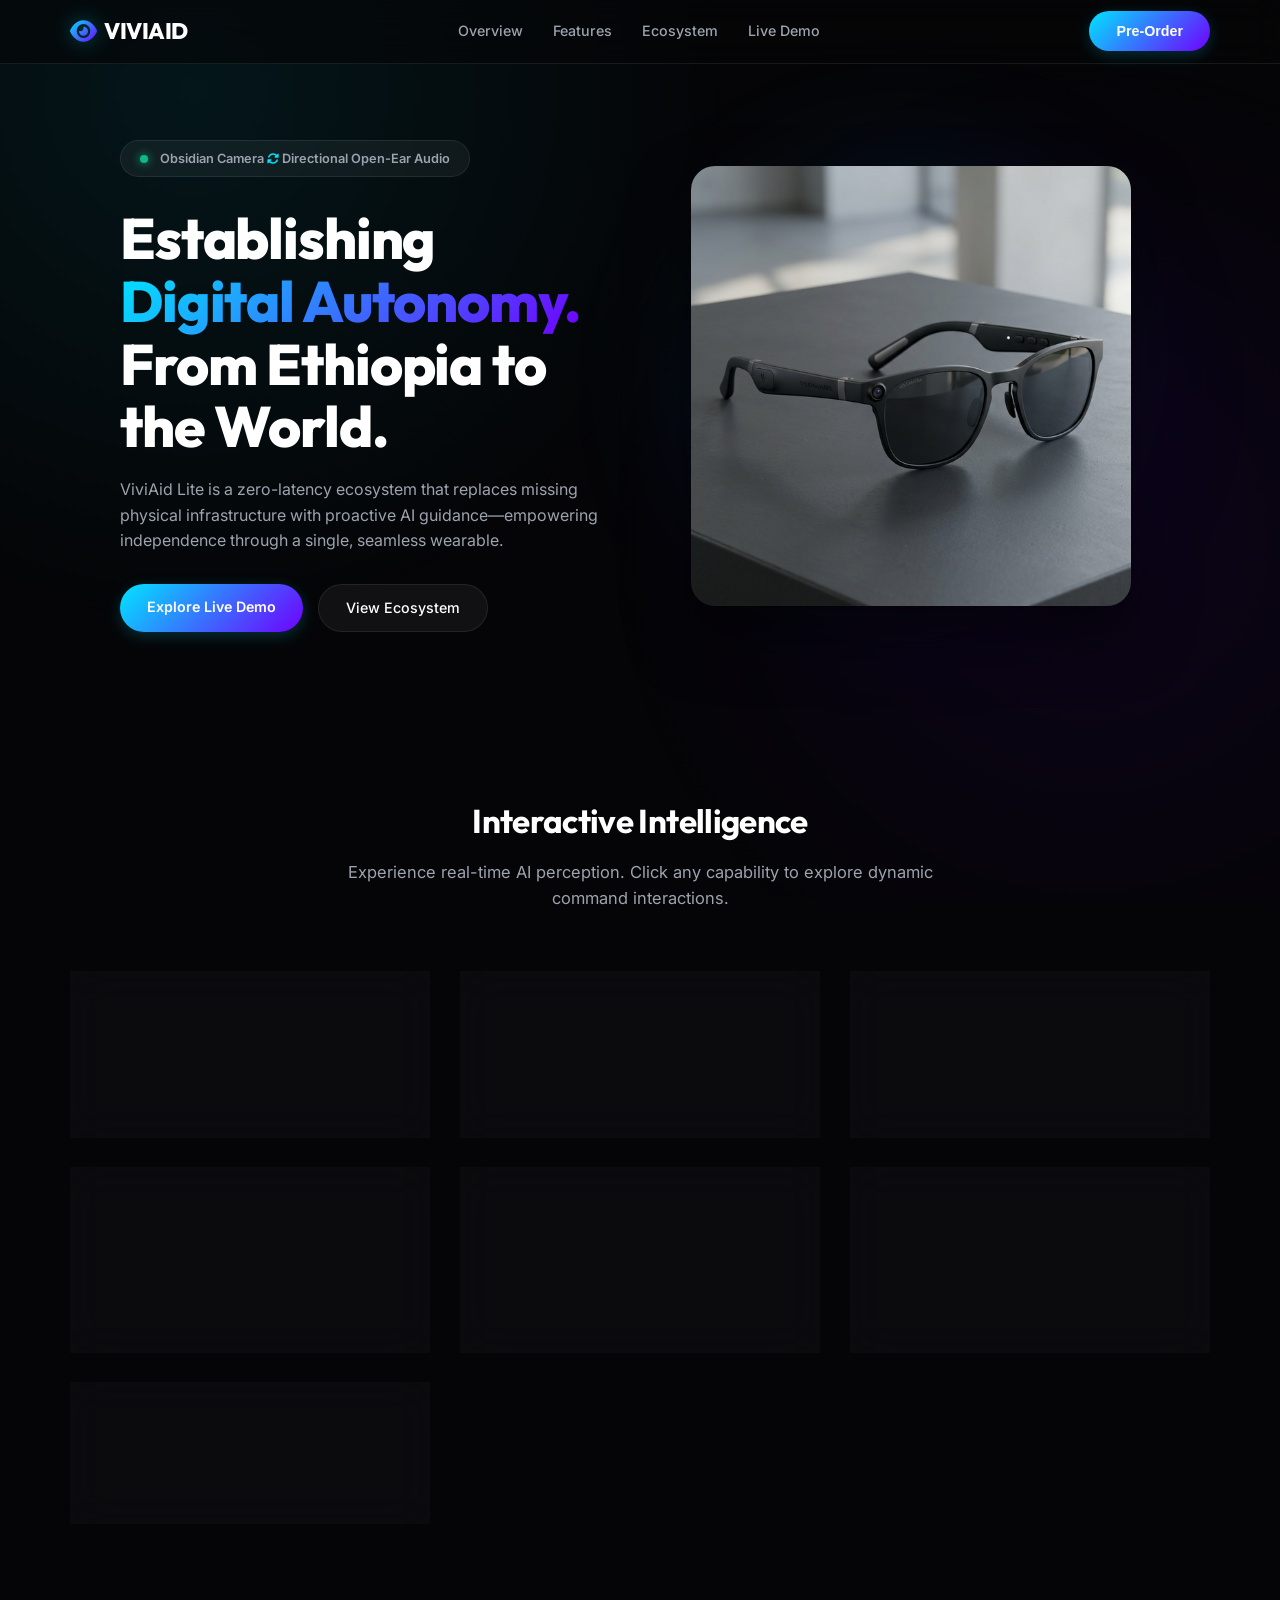
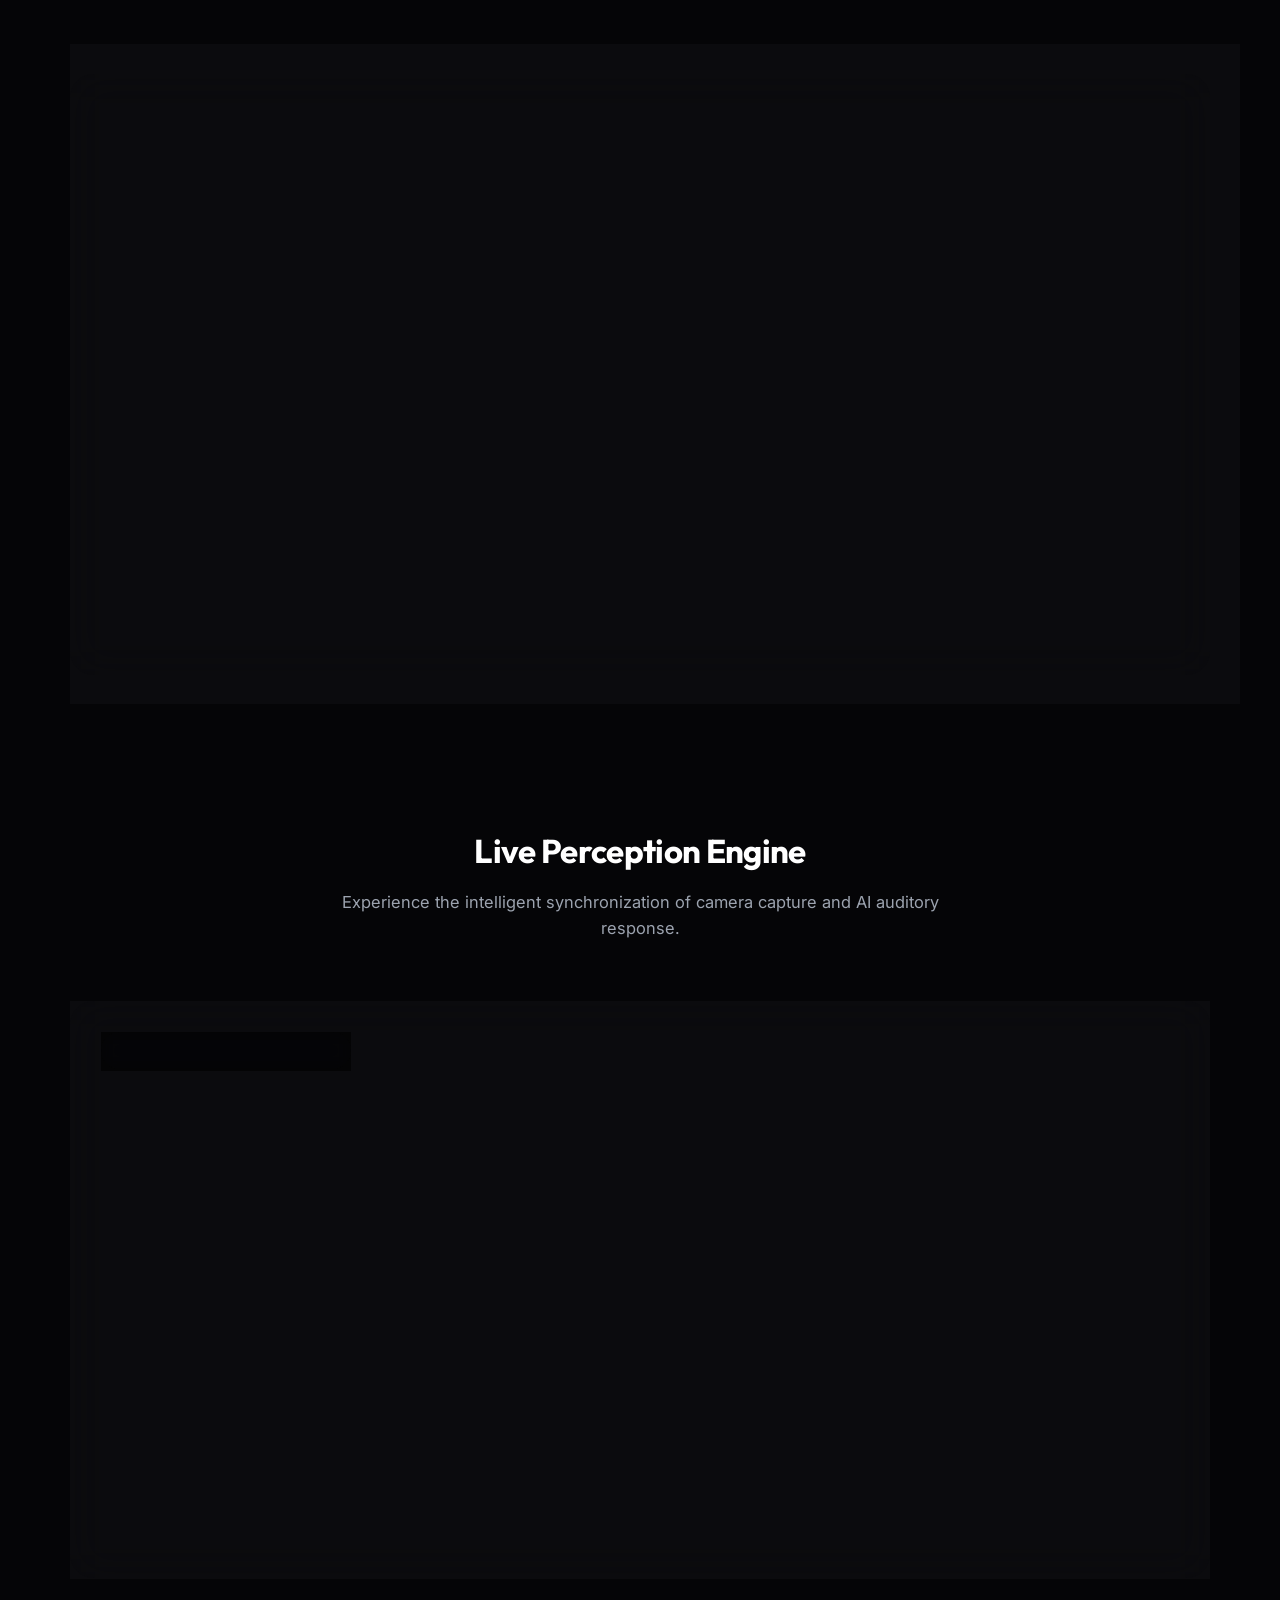
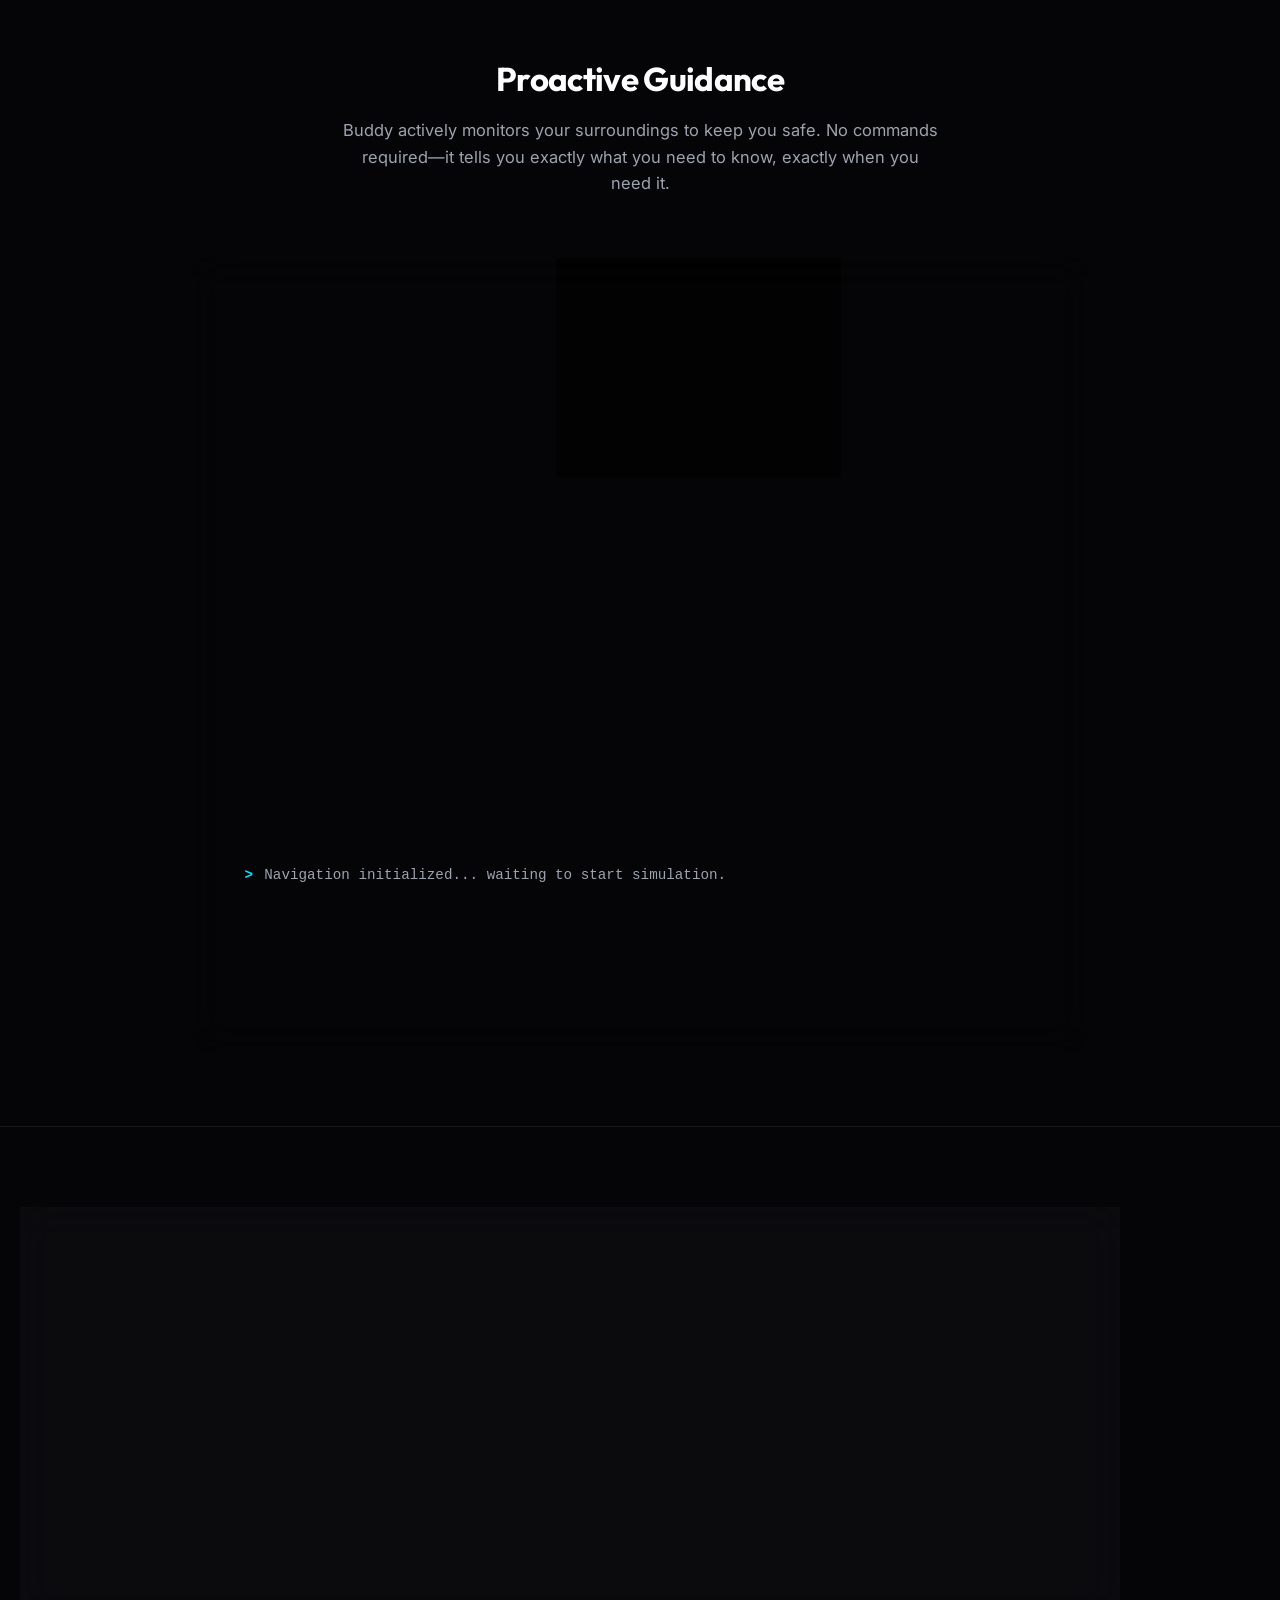
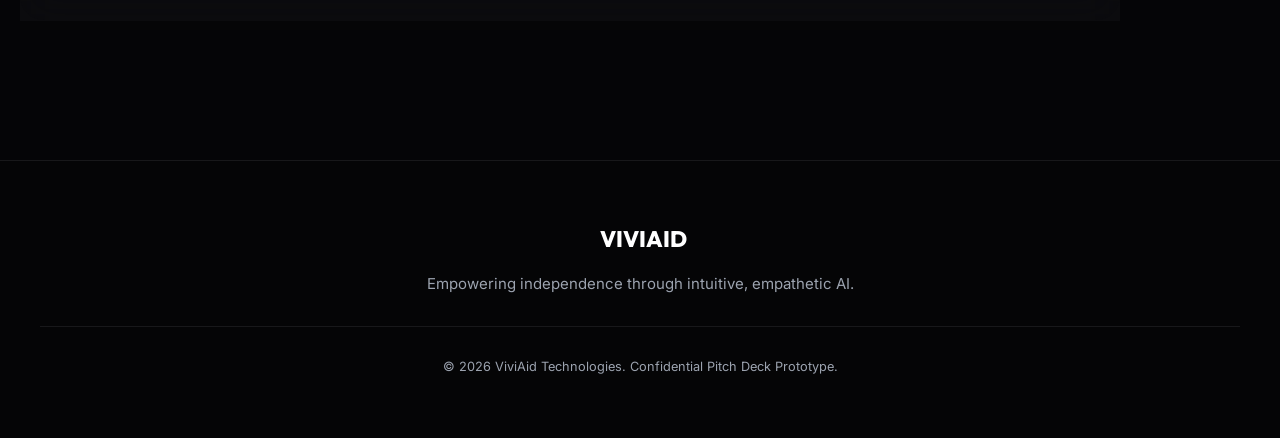
<file: index.html>
<!DOCTYPE html>
<html lang="en">

<head>
    <meta charset="UTF-8">
    <meta name="viewport" content="width=device-width, initial-scale=1.0">
    <title>ViviAid | Empowering Vision through AI</title>
    <link rel="stylesheet" href="style.css">
    <link
        href="https://fonts.googleapis.com/css2?family=Inter:wght@300;400;500;600;700&family=Outfit:wght@300;400;600;800&display=swap"
        rel="stylesheet">
    <link rel="stylesheet" href="https://cdnjs.cloudflare.com/ajax/libs/font-awesome/6.4.0/css/all.min.css">
</head>

<body class="dark-theme">
    <div class="ambient-background"></div>

    <nav class="glass-nav">
        <div class="nav-container">
            <div class="logo">
                <i class="fas fa-eye logo-icon"></i>
                VIVIAID
            </div>
            <div class="nav-links">
                <a href="#overview">Overview</a>
                <a href="#features">Features</a>
                <a href="#hardware">Ecosystem</a>
                <a href="#demo">Live Demo</a>
            </div>
            <button class="btn-primary btn-nav">Pre-Order</button>
        </div>
    </nav>

    <header id="overview" class="hero-section">
        <div class="hero-content">
            <div class="system-status-badge">
                <div class="pulse-dot"></div>
                <span>Obsidian Camera <i class="fas fa-sync-alt spin-icon"></i> Directional Open-Ear Audio</span>
            </div>
            <h1 class="hero-title">Establishing <span class="text-gradient">Digital Autonomy.</span> <br>From Ethiopia
                to the World.</h1>
            <p class="hero-subtitle">ViviAid Lite is a zero-latency ecosystem that replaces missing physical
                infrastructure with proactive AI guidance—empowering independence through a single, seamless wearable.
            </p>

            <div class="hero-actions">
                <a href="app.html" class="btn-primary">Explore Live Demo</a>
                <a href="#hardware" class="btn-secondary">View Ecosystem</a>
            </div>
        </div>
        <div class="hero-visual">
            <div class="glass-orb"></div>
            <img src="assets/glasses_1.png" alt="ViviAid Glasses" class="hero-image floating">
        </div>
    </header>

    <section id="features" class="features-section">
        <div class="section-header">
            <h2 class="section-title">Interactive Intelligence</h2>
            <p class="section-desc">Experience real-time AI perception. Click any capability to explore dynamic command
                interactions.</p>
        </div>

        <div class="features-grid">
            <!-- Navigation -->
            <div class="feature-card glass-panel" data-feature="navigation">
                <div class="feature-header">
                    <div class="feature-icon"><i class="fas fa-map-marked-alt"></i></div>
                    <h3>Smart Navigation</h3>
                </div>
                <p class="feature-desc">Voice-guided precision using spatial mapping.</p>
                <div class="feature-body">
                    <div class="divider"></div>
                    <p class="options-label">Command Buddy:</p>
                    <div class="options-grid">
                        <button class="btn-command" onclick="simulateVoice('navigation', 'park')">
                            <i class="fas fa-microphone"></i> "Take me to Central Park"
                        </button>
                        <button class="btn-command" onclick="simulateVoice('navigation', 'home')">
                            <i class="fas fa-microphone"></i> "Navigate home"
                        </button>
                    </div>
                </div>
            </div>

            <!-- Perception -->
            <div class="feature-card glass-panel" data-feature="perception">
                <div class="feature-header">
                    <div class="feature-icon"><i class="fas fa-eye"></i></div>
                    <h3>Scene Perception</h3>
                </div>
                <p class="feature-desc">Real-time visual data relayed to your earpods.</p>
                <div class="feature-body">
                    <div class="divider"></div>
                    <p class="options-label">Command Buddy:</p>
                    <div class="options-grid">
                        <button class="btn-command" onclick="simulateVoice('perception', 'surroundings')">
                            <i class="fas fa-microphone"></i> "Describe my surroundings"
                        </button>
                        <button class="btn-command" onclick="simulateVoice('perception', 'read_sign')">
                            <i class="fas fa-microphone"></i> "What does that sign say?"
                        </button>
                    </div>
                </div>
            </div>

            <!-- Spatial AI -->
            <div class="feature-card glass-panel" data-feature="spatial">
                <div class="feature-header">
                    <div class="feature-icon"><i class="fas fa-location-arrow"></i></div>
                    <h3>Amharic Spatial AI</h3>
                </div>
                <p class="feature-desc">Directional awareness in native Amharic.</p>
                <div class="feature-body">
                    <div class="divider"></div>
                    <p class="options-label">Command Buddy:</p>
                    <div class="options-grid">
                        <button class="btn-command" onclick="simulateVoice('spatial', 'where')">
                            <i class="fas fa-microphone"></i> "መኪናው የት ነው?" (Where is the car?)
                        </button>
                        <button class="btn-command" onclick="simulateVoice('spatial', 'scan')">
                            <i class="fas fa-microphone"></i> "አካባቢውን እይልኝ" (Scan surroundings)
                        </button>
                    </div>
                </div>
            </div>

            <!-- Rideshare -->
            <div class="feature-card glass-panel" data-feature="rideshare">
                <div class="feature-header">
                    <div class="feature-icon"><i class="fas fa-car"></i></div>
                    <h3>Smart Mobility</h3>
                </div>
                <p class="feature-desc">Voice-activated rideshare integration.</p>
                <div class="feature-body">
                    <div class="divider"></div>
                    <p class="options-label">Command Buddy:</p>
                    <div class="options-grid">
                        <button class="btn-command" onclick="simulateVoice('rideshare', 'uber')">
                            <i class="fas fa-microphone"></i> "Call me an Uber"
                        </button>
                        <button class="btn-command" onclick="simulateVoice('rideshare', 'status')">
                            <i class="fas fa-microphone"></i> "How far is my ride?"
                        </button>
                    </div>
                </div>
            </div>

            <!-- Recognition & Emotion -->
            <div class="feature-card glass-panel" data-feature="recognition">
                <div class="feature-header">
                    <div class="feature-icon"><i class="fas fa-users"></i></div>
                    <h3>Emotion & Face Recognition</h3>
                </div>
                <p class="feature-desc">Social identity awareness and real-time mood detection.</p>
                <div class="feature-body">
                    <div class="divider"></div>
                    <p class="options-label">Command Buddy:</p>
                    <div class="options-grid">
                        <button class="btn-command" onclick="simulateVoice('recognition', 'who')">
                            <i class="fas fa-microphone"></i> "Who is walking towards me?"
                        </button>
                        <button class="btn-command" onclick="simulateVoice('recognition', 'crowd')">
                            <i class="fas fa-microphone"></i> "Is anyone I know here?"
                        </button>
                        <button class="btn-command" onclick="simulateVoice('recognition', 'mood')">
                            <i class="fas fa-microphone"></i> "How is Jimmy feeling?"
                        </button>
                    </div>
                </div>
            </div>

            <!-- Reading -->
            <div class="feature-card glass-panel" data-feature="reading">
                <div class="feature-header">
                    <div class="feature-icon"><i class="fas fa-book-open"></i></div>
                    <h3>Contextual OCR</h3>
                </div>
                <p class="feature-desc">Instant text extraction from visual field.</p>
                <div class="feature-body">
                    <div class="divider"></div>
                    <p class="options-label">Command Buddy:</p>
                    <div class="options-grid">
                        <button class="btn-command" onclick="simulateVoice('reading', 'menu')">
                            <i class="fas fa-microphone"></i> "Read this menu"
                        </button>
                        <button class="btn-command" onclick="simulateVoice('reading', 'book')">
                            <i class="fas fa-microphone"></i> "Read first page"
                        </button>
                    </div>
                </div>
            </div>

            <!-- Currency Guard -->
            <div class="feature-card glass-panel" data-feature="currency">
                <div class="feature-header">
                    <div class="feature-icon"><i class="fas fa-money-bill-wave"></i></div>
                    <h3>Currency Guard</h3>
                </div>
                <p class="feature-desc">Fraud detection and bill recognition.</p>
                <div class="feature-body">
                    <div class="divider"></div>
                    <p class="options-label">Command Buddy:</p>
                    <div class="options-grid">
                        <button class="btn-command" onclick="simulateVoice('currency', 'check')">
                            <i class="fas fa-microphone"></i> "Buddy, check this note"
                        </button>
                        <button class="btn-command" onclick="simulateVoice('currency', 'fraud')">
                            <i class="fas fa-microphone"></i> "Is this money real?"
                        </button>
                    </div>
                </div>
            </div>
        </div>
    </section>

    <section id="hardware" class="hardware-section">
        <div class="hardware-container glass-panel">
            <div class="hardware-info">
                <h2 class="section-title">The ViviAid Lite Ecosystem</h2>
                <p class="hardware-desc">A perfect harmony of sight and sound. The Obsidian Glasses actively observe the
                    world and relay real-time intelligence through integrated open-ear directional speakers.</p>

                <div class="specs-list">
                    <div class="spec-item">
                        <div class="spec-icon"><i class="fas fa-glasses"></i></div>
                        <div class="spec-text">
                            <h4>Obsidian Frames</h4>
                            <p>Aerospace aluminum with 4K AI capture sensors.</p>
                        </div>
                    </div>
                    <div class="spec-item">
                        <div class="spec-icon"><i class="fas fa-volume-up"></i></div>
                        <div class="spec-text">
                            <h4>Directional Audio</h4>
                            <p>Open-ear speakers integrated into the frame arms for total safety.</p>
                        </div>
                    </div>
                    <div class="spec-item">
                        <div class="spec-icon"><i class="fas fa-bolt"></i></div>
                        <div class="spec-text">
                            <h4>Ultra-Latency Link</h4>
                            <p>Direct wired tethering for instantaneous hazard detection.</p>
                        </div>
                    </div>
                </div>
            </div>
            <div class="hardware-showcase">
                <div class="showcase-glow"></div>
                <img src="assets/glasses_2.png" alt="Obsidian Glasses" class="hw-img-main floating-slow"
                    style="width: 100%;">
            </div>
        </div>
    </section>

    <section id="demo" class="demo-section">
        <div class="section-header">
            <h2 class="section-title">Live Perception Engine</h2>
            <p class="section-desc">Experience the intelligent synchronization of camera capture and AI auditory
                response.</p>
        </div>

        <div class="demo-interface glass-panel">
            <div class="demo-visual-feed">
                <div class="feed-overlay">
                    <div class="feed-status">
                        <div class="pulse-dot green"></div> Active Feed: Camera &harr; Earpods
                    </div>
                    <div class="ai-scanning-line"></div>
                </div>
                <img src="assets/ai_view.png" alt="AI perception view" class="feed-image">
            </div>
            <div class="demo-interaction">
                <div class="interaction-header">
                    <i class="fas fa-waveform"></i> Audio Processing Core
                </div>
                <div class="chat-flow">
                    <div class="message user-message" id="user-speech-bubble">
                        <div class="message-meta"><i class="fas fa-microphone"></i> User Voice</div>
                        <p class="message-text">Waiting for a command from the Features section...</p>
                    </div>
                    <div class="message ai-message" id="ai-speech-bubble">
                        <div class="message-meta"><i class="fas fa-robot"></i> Buddy AI (Vivi-Sync Earpods)</div>
                        <p class="message-text">Hello! I'm Buddy, your friendly assistant. Select a feature command to
                            test me out!</p>
                    </div>
                </div>
            </div>
        </div>
    </section>

    <section id="proactive-guide" class="demo-section proactive-section">
        <div class="section-header">
            <h2 class="section-title">Proactive Guidance</h2>
            <p class="section-desc">Buddy actively monitors your surroundings to keep you safe. No commands
                required&mdash;it tells you exactly what you need to know, exactly when you need it.</p>
        </div>

        <div class="proactive-container glass-panel">
            <div class="proactive-video-wrapper">
                <div class="video-overlay">
                    <div class="video-hud">
                        <div class="hud-top">
                            <span class="hud-item"><i class="fas fa-video pulse-red"></i> OBSIDIAN CAM REC</span>
                            <div class="live-map-container">
                                <div class="map-label"><i class="fas fa-map-marker-alt"></i> Live GPS Tracking</div>
                                <div class="map-iframe-wrapper">
                                    <iframe
                                        src="https://maps.google.com/maps?q=5th%20Avenue,%20NYC&t=m&z=16&output=embed&iwloc=near&disableDefaultUI=true"
                                        frameborder="0" scrolling="no" marginheight="0" marginwidth="0"></iframe>
                                    <div class="map-glass-overlay"></div>
                                </div>
                            </div>
                            <span class="hud-item"><i class="fas fa-signal"></i> LIVE</span>
                        </div>
                        <div class="hud-center">
                            <i class="fas fa-crosshairs target-reticle"></i>
                        </div>
                        <div class="hud-bottom">
                            <div class="ai-subtitle-box" id="proactive-subtitle">
                                <span class="subtitle-text info">System scanning environment...</span>
                            </div>
                        </div>
                    </div>
                </div>
                <img src="assets/street_navigation.png" alt="Street navigation view" class="proactive-video-img">
            </div>
            <div class="proactive-controls">
                <button class="btn-primary btn-play" onclick="startProactiveDemo()" id="btn-proactive-play">
                    <i class="fas fa-play"></i> Start Navigation Simulation
                </button>
                <div class="proactive-logs" id="proactive-logs">
                    <div class="log-item header-log">Navigation initialized... waiting to start simulation.</div>
                </div>
            </div>
        </div>
    </section>

    <!-- Adding a professional footer -->
    <section id="milestones" class="milestone-section"
        style="padding: 80px 20px; border-top: 1px solid var(--border-glass);">
        <div class="hardware-container glass-panel" style="max-width: 1100px; padding: 50px;">
            <div style="text-align: center; margin-bottom: 40px;">
                <h2 class="section-title">Seed Milestone: $2,000</h2>
                <p class="section-desc">Our immediate goal: Build and deploy the first 20 local prototypes in Addis
                    Ababa.</p>
            </div>

            <div class="milestone-tracker">
                <div
                    style="display: flex; justify-content: space-between; margin-bottom: 15px; font-family: 'Outfit'; font-weight: 700;">
                    <span style="color: var(--accent-cyan);">PILOT PHASE 1</span>
                    <span>1,200 / 2,000 USD</span>
                </div>
                <div
                    style="width: 100%; height: 20px; background: rgba(255,255,255,0.05); border-radius: 10px; overflow: hidden; border: 1px solid var(--border-glass);">
                    <div
                        style="width: 60%; height: 100%; background: var(--accent-gradient); box-shadow: 0 0 20px rgba(0,229,255,0.4);">
                    </div>
                </div>
            </div>

            <div class="features-grid" style="grid-template-columns: repeat(3, 1fr); margin-top: 50px; gap: 20px;">
                <div style="text-align: center;">
                    <h4 style="color: var(--accent-cyan);">$15 / Unit</h4>
                    <p style="font-size: 0.85rem; color: #888;">Camera Core</p>
                </div>
                <div style="text-align: center;">
                    <h4 style="color: var(--accent-cyan);">$8 / Unit</h4>
                    <p style="font-size: 0.85rem; color: #888;">Addis Lab Ops</p>
                </div>
                <div style="text-align: center;">
                    <h4 style="color: var(--accent-cyan);">$7 / Unit</h4>
                    <p style="font-size: 0.85rem; color: #888;">Amharic Training</p>
                </div>
            </div>
        </div>
    </section>

    <footer class="footer">
        <div class="footer-content">
            <div class="footer-logo">
                <span class="logo-icon"></span>
                VIVIAID
            </div>
            <p class="footer-text">Empowering independence through intuitive, empathetic AI.</p>
            <div class="footer-bottom">
                <p>&copy; 2026 ViviAid Technologies. Confidential Pitch Deck Prototype.</p>
            </div>
        </div>
    </footer>

    <script src="main.js"></script>
</body>

</html>
</file>
<file: style.css>
:root {
    --bg-dark: #050507;
    --bg-panel: rgba(20, 20, 25, 0.4);
    --border-glass: rgba(255, 255, 255, 0.08);
    --accent-cyan: #00e5ff;
    --accent-purple: #7000ff;
    --accent-gradient: linear-gradient(135deg, var(--accent-cyan), var(--accent-purple));
    --text-primary: #ffffff;
    --text-secondary: #9ca3af;
    --font-heading: 'Outfit', sans-serif;
    --font-ui: 'Inter', sans-serif;
}

* {
    margin: 0;
    padding: 0;
    box-sizing: border-box;
}

html {
    scroll-behavior: smooth;
    font-size: 15px;
    /* Base scaling down from 16px */
}

body {
    background-color: var(--bg-dark);
    color: var(--text-primary);
    font-family: var(--font-ui);
    line-height: 1.6;
    overflow-x: hidden;
    -webkit-font-smoothing: antialiased;
}

/* Typography */
h1,
h2,
h3,
h4,
.logo {
    font-family: var(--font-heading);
    letter-spacing: -0.02em;
}

.text-gradient {
    background: var(--accent-gradient);
    -webkit-background-clip: text;
    -webkit-text-fill-color: transparent;
    background-clip: text;
}

/* Ambient Background */
.ambient-background {
    position: fixed;
    top: 0;
    left: 0;
    width: 100vw;
    height: 100vh;
    z-index: -1;
    background:
        radial-gradient(circle at 15% 10%, rgba(0, 229, 255, 0.08) 0%, transparent 40%),
        radial-gradient(circle at 85% 60%, rgba(112, 0, 255, 0.08) 0%, transparent 40%);
    pointer-events: none;
}

/* Glass UI Elements */
.glass-nav {
    position: fixed;
    top: 0;
    width: 100%;
    z-index: 100;
    background: rgba(5, 5, 7, 0.6);
    backdrop-filter: blur(16px);
    -webkit-backdrop-filter: blur(16px);
    border-bottom: 1px solid var(--border-glass);
}

.nav-container {
    max-width: 1200px;
    margin: 0 auto;
    padding: 0.75rem 2rem;
    display: flex;
    justify-content: space-between;
    align-items: center;
}

.logo {
    font-size: 1.5rem;
    font-weight: 800;
    display: flex;
    align-items: center;
    gap: 0.5rem;
    color: var(--text-primary);
}

.logo-icon {
    font-size: 1.6rem;
    background: var(--accent-gradient);
    -webkit-background-clip: text;
    -webkit-text-fill-color: transparent;
    background-clip: text;
    filter: drop-shadow(0 0 10px rgba(0, 229, 255, 0.4));
    transition: transform 0.3s ease;
}

.logo:hover .logo-icon {
    transform: scale(1.1) rotate(5deg);
}

.nav-links {
    display: flex;
    gap: 2rem;
}

.nav-links a {
    color: var(--text-secondary);
    text-decoration: none;
    font-weight: 500;
    font-size: 0.95rem;
    transition: color 0.3s ease;
}

.nav-links a:hover {
    color: var(--text-primary);
}

/* Buttons */
.btn-primary {
    background: var(--accent-gradient);
    color: #fff;
    border: none;
    padding: 0.8rem 1.8rem;
    border-radius: 50px;
    font-weight: 600;
    font-size: 0.95rem;
    cursor: pointer;
    text-decoration: none;
    transition: transform 0.3s cubic-bezier(0.175, 0.885, 0.32, 1.275), box-shadow 0.3s ease;
    box-shadow: 0 4px 15px rgba(0, 229, 255, 0.2);
    display: inline-block;
}

.btn-primary:hover {
    transform: translateY(-2px);
    box-shadow: 0 8px 25px rgba(0, 229, 255, 0.4);
}

.btn-secondary {
    background: rgba(255, 255, 255, 0.05);
    color: var(--text-primary);
    border: 1px solid var(--border-glass);
    padding: 0.8rem 1.8rem;
    border-radius: 50px;
    font-weight: 500;
    font-size: 0.95rem;
    cursor: pointer;
    text-decoration: none;
    transition: all 0.3s ease;
    display: inline-block;
}

.btn-secondary:hover {
    background: rgba(255, 255, 255, 0.1);
    border-color: rgba(255, 255, 255, 0.2);
}

.btn-command {
    background: rgba(255, 255, 255, 0.05);
    border: 1px solid var(--border-glass);
    color: var(--text-primary);
    padding: 0.8rem 1rem;
    border-radius: 12px;
    font-size: 0.9rem;
    font-weight: 500;
    display: flex;
    align-items: center;
    gap: 0.5rem;
    cursor: pointer;
    transition: all 0.3s ease;
    text-align: left;
}

.btn-command i {
    color: var(--accent-cyan);
    font-size: 1rem;
}

.btn-command:hover {
    background: rgba(0, 229, 255, 0.1);
    border-color: rgba(0, 229, 255, 0.3);
    transform: translateY(-2px);
}

/* Hero Section */
.hero-section {
    max-width: 1100px;
    margin: 0 auto;
    padding: 6rem 2rem 2.5rem;
    display: grid;
    grid-template-columns: 1fr 1fr;
    gap: 3rem;
    align-items: center;
    min-height: 80vh;
}

@media (max-width: 1100px) {
    .hero-section {
        grid-template-columns: 1fr;
        text-align: center;
        padding-top: 7rem;
    }

    .hero-actions {
        justify-content: center;
    }

    .hero-subtitle {
        margin-left: auto;
        margin-right: auto;
    }
}

.system-status-badge {
    display: inline-flex;
    align-items: center;
    gap: 0.8rem;
    background: rgba(255, 255, 255, 0.05);
    border: 1px solid var(--border-glass);
    padding: 0.5rem 1.25rem;
    border-radius: 50px;
    font-size: 0.85rem;
    font-weight: 600;
    color: var(--text-secondary);
    margin-bottom: 2rem;
}

.pulse-dot {
    width: 8px;
    height: 8px;
    background: #10b981;
    border-radius: 50%;
    box-shadow: 0 0 10px #10b981;
    animation: pulse 2s infinite;
}

.pulse-dot.green {
    background: #10b981;
    box-shadow: 0 0 10px #10b981;
}

@keyframes pulse {
    0% {
        transform: scale(0.95);
        box-shadow: 0 0 0 0 rgba(16, 185, 129, 0.7);
    }

    70% {
        transform: scale(1);
        box-shadow: 0 0 0 6px rgba(16, 185, 129, 0);
    }

    100% {
        transform: scale(0.95);
        box-shadow: 0 0 0 0 rgba(16, 185, 129, 0);
    }
}

.spin-icon {
    font-size: 0.8rem;
    color: var(--accent-cyan);
    animation: spin 4s linear infinite;
}

@keyframes spin {
    100% {
        transform: rotate(360deg);
    }
}

.hero-title {
    font-size: clamp(2.2rem, 4.5vw, 3.8rem);
    line-height: 1.1;
    margin-bottom: 1.25rem;
    font-weight: 800;
}

.hero-subtitle {
    font-size: clamp(0.95rem, 1.25vw, 1.1rem);
    color: var(--text-secondary);
    margin-bottom: 2rem;
    max-width: 480px;
}

.hero-actions {
    display: flex;
    gap: 1rem;
}

.hero-visual {
    position: relative;
    display: flex;
    justify-content: center;
    align-items: center;
}

.glass-orb {
    position: absolute;
    width: 400px;
    height: 400px;
    background: var(--accent-gradient);
    border-radius: 50%;
    filter: blur(80px);
    opacity: 0.15;
    z-index: -1;
}

.hero-image {
    width: 100%;
    max-width: 440px;
    border-radius: 24px;
    box-shadow: 0 30px 60px rgba(0, 0, 0, 0.6);
}

.floating {
    animation: float 6s ease-in-out infinite;
}

.floating-slow {
    animation: float 8s ease-in-out infinite;
}

.floating-fast {
    animation: float 4s ease-in-out infinite reverse;
}

@keyframes float {

    0%,
    100% {
        transform: translateY(0);
    }

    50% {
        transform: translateY(-20px);
    }
}

/* Sections */
.features-section,
.hardware-section,
.demo-section {
    max-width: 1200px;
    margin: 0 auto;
    padding: 5rem 2rem;
}

.section-header {
    text-align: center;
    margin-bottom: 4rem;
    max-width: 600px;
    margin-left: auto;
    margin-right: auto;
}

.section-title {
    font-size: 2.2rem;
    margin-bottom: 0.75rem;
}

.section-desc {
    color: var(--text-secondary);
    font-size: 1.1rem;
}

/* Glass Panel Utilities */
.glass-panel {
    background: var(--bg-panel);
    border: 1px solid var(--border-glass);
    backdrop-filter: blur(20px);
    -webkit-backdrop-filter: blur(20px);
    border-radius: 24px;
}

/* Features */
.features-grid {
    display: grid;
    grid-template-columns: repeat(auto-fit, minmax(320px, 1fr));
    gap: 2rem;
}

.feature-card {
    padding: 1.75rem;
    transition: all 0.4s cubic-bezier(0.175, 0.885, 0.32, 1.275);
    display: flex;
    flex-direction: column;
}

.feature-card:hover {
    border-color: rgba(0, 229, 255, 0.3);
    transform: translateY(-5px);
    box-shadow: 0 20px 40px rgba(0, 0, 0, 0.4);
}

.feature-card.expanded {
    background: rgba(255, 255, 255, 0.08);
    border-color: var(--accent-purple);
}

.feature-header {
    display: flex;
    align-items: center;
    gap: 1.25rem;
    margin-bottom: 1rem;
    cursor: pointer;
}

.feature-icon {
    width: 48px;
    height: 48px;
    border-radius: 12px;
    background: rgba(255, 255, 255, 0.05);
    display: flex;
    align-items: center;
    justify-content: center;
    font-size: 1.25rem;
    color: var(--accent-cyan);
    border: 1px solid var(--border-glass);
}

.feature-card h3 {
    font-size: 1.4rem;
}

.feature-desc {
    color: var(--text-secondary);
    font-size: 1rem;
    margin-bottom: 0;
}

.feature-body {
    max-height: 0;
    overflow: hidden;
    opacity: 0;
    transition: max-height 0.5s ease, opacity 0.5s ease, margin-top 0.5s ease;
}

.feature-card.expanded .feature-body {
    max-height: 300px;
    opacity: 1;
    margin-top: 1.5rem;
}

.divider {
    height: 1px;
    background: var(--border-glass);
    margin-bottom: 1.5rem;
}

.options-label {
    font-size: 0.85rem;
    text-transform: uppercase;
    letter-spacing: 0.05em;
    color: var(--accent-cyan);
    margin-bottom: 1rem;
    font-weight: 600;
}

.options-grid {
    display: flex;
    flex-direction: column;
    gap: 0.75rem;
}

/* Hardware Section */
.hardware-container {
    display: grid;
    grid-template-columns: 1fr 1fr;
    gap: 4rem;
    padding: 4rem;
    align-items: center;
}

.hardware-info h2 {
    font-size: 2.5rem;
    margin-bottom: 1.5rem;
}

.hardware-desc {
    color: var(--text-secondary);
    font-size: 1.1rem;
    margin-bottom: 3rem;
}

.specs-list {
    display: flex;
    flex-direction: column;
    gap: 2rem;
}

.spec-item {
    display: flex;
    gap: 1.5rem;
}

.spec-icon {
    width: 48px;
    height: 48px;
    min-width: 48px;
    border-radius: 50%;
    background: var(--accent-gradient);
    display: flex;
    align-items: center;
    justify-content: center;
    font-size: 1.2rem;
    color: white;
}

.spec-text h4 {
    font-size: 1.2rem;
    margin-bottom: 0.5rem;
}

.spec-text p {
    color: var(--text-secondary);
    font-size: 0.95rem;
}

.hardware-showcase {
    position: relative;
    height: 100%;
    min-height: 400px;
    display: flex;
    align-items: center;
    justify-content: center;
}

.showcase-glow {
    position: absolute;
    width: 300px;
    height: 300px;
    background: rgba(112, 0, 255, 0.2);
    filter: blur(60px);
    border-radius: 50%;
}

.hw-img-main {
    width: 90%;
    border-radius: 20px;
    position: relative;
    z-index: 2;
    box-shadow: 0 20px 40px rgba(0, 0, 0, 0.5);
}

.hw-img-sub {
    position: absolute;
    width: 50%;
    bottom: -20px;
    right: 0px;
    z-index: 3;
    border-radius: 16px;
    border: 2px solid rgba(255, 255, 255, 0.1);
    background: rgba(0, 0, 0, 0.4);
    backdrop-filter: blur(10px);
    box-shadow: 0 20px 40px rgba(0, 0, 0, 0.6);
}

/* Demo Section */
.demo-interface {
    display: grid;
    grid-template-columns: 1fr 1fr;
    overflow: hidden;
}

.demo-visual-feed {
    position: relative;
    border-right: 1px solid var(--border-glass);
    overflow: hidden;
    min-height: 400px;
}

.feed-image {
    width: 100%;
    height: 100%;
    object-fit: cover;
    filter: brightness(0.8) contrast(1.1);
}

.feed-overlay {
    position: absolute;
    top: 0;
    left: 0;
    width: 100%;
    height: 100%;
    box-shadow: inset 0 0 50px rgba(0, 0, 0, 0.8);
    pointer-events: none;
    z-index: 2;
}

.feed-status {
    position: absolute;
    top: 2rem;
    left: 2rem;
    background: rgba(0, 0, 0, 0.6);
    backdrop-filter: blur(8px);
    padding: 0.5rem 1rem;
    border-radius: 50px;
    border: 1px solid var(--border-glass);
    font-size: 0.85rem;
    font-weight: 600;
    display: flex;
    align-items: center;
    gap: 0.5rem;
}

.ai-scanning-line {
    position: absolute;
    top: 0;
    left: 0;
    width: 100%;
    height: 2px;
    background: var(--accent-cyan);
    box-shadow: 0 0 15px var(--accent-cyan);
    animation: scan 4s ease-in-out infinite;
    opacity: 0.6;
}

@keyframes scan {
    0% {
        top: 0;
    }

    50% {
        top: 100%;
    }

    100% {
        top: 0;
    }
}

.demo-interaction {
    padding: 0;
    display: flex;
    flex-direction: column;
}

.interaction-header {
    padding: 1.5rem 2rem;
    border-bottom: 1px solid var(--border-glass);
    font-weight: 600;
    font-size: 0.95rem;
    color: var(--text-secondary);
    display: flex;
    align-items: center;
    gap: 0.75rem;
    background: rgba(0, 0, 0, 0.3);
}

.chat-flow {
    padding: 2rem;
    display: flex;
    flex-direction: column;
    gap: 2rem;
    background: rgba(0, 0, 0, 0.2);
    flex-grow: 1;
}

.message {
    padding: 1.5rem;
    border-radius: 16px;
    border: 1px solid var(--border-glass);
    position: relative;
    font-size: 1.05rem;
}

.user-message {
    background: rgba(255, 255, 255, 0.03);
    margin-right: 2rem;
    border-bottom-left-radius: 4px;
}

.ai-message {
    background: rgba(0, 229, 255, 0.05);
    border-color: rgba(0, 229, 255, 0.2);
    margin-left: 2rem;
    border-bottom-right-radius: 4px;
}

.message-meta {
    font-size: 0.75rem;
    text-transform: uppercase;
    letter-spacing: 0.05em;
    font-weight: 600;
    margin-bottom: 0.75rem;
    display: flex;
    align-items: center;
    gap: 0.5rem;
}

.user-message .message-meta {
    color: var(--text-secondary);
}

.ai-message .message-meta {
    color: var(--accent-cyan);
}

/* Proactive Guidance Section */
.proactive-section {
    padding-top: 0;
}

.proactive-container {
    display: flex;
    flex-direction: column;
    overflow: hidden;
    max-width: 900px;
    margin: 0 auto;
}

.proactive-video-wrapper {
    position: relative;
    width: 100%;
    height: 480px;
    background: #000;
}

.proactive-video-img {
    width: 100%;
    height: 100%;
    object-fit: cover;
    opacity: 0.9;
    filter: contrast(1.1) brightness(0.9);
}

.video-overlay {
    position: absolute;
    top: 0;
    left: 0;
    right: 0;
    bottom: 0;
    box-shadow: inset 0 0 80px rgba(0, 0, 0, 0.8);
    pointer-events: none;
    z-index: 5;
}

.video-hud {
    position: absolute;
    top: 0;
    left: 0;
    right: 0;
    bottom: 0;
    display: flex;
    flex-direction: column;
    justify-content: space-between;
    padding: 1.5rem;
    color: var(--accent-cyan);
    font-family: monospace;
    z-index: 10;
}

.hud-top {
    display: flex;
    justify-content: space-between;
    align-items: flex-start;
    font-weight: bold;
    font-size: 1.1rem;
    text-shadow: 0 0 10px var(--accent-cyan);
}

.pulse-red {
    color: #ef4444;
    animation: flash 2s infinite;
}

@keyframes flash {

    0%,
    100% {
        opacity: 1;
    }

    50% {
        opacity: 0.3;
    }
}

.live-map-container {
    display: flex;
    flex-direction: column;
    align-items: center;
    background: rgba(0, 0, 0, 0.6);
    backdrop-filter: blur(10px);
    border: 1px solid var(--accent-cyan);
    border-radius: 12px;
    padding: 0.75rem;
    margin-top: -0.5rem;
    box-shadow: 0 4px 20px rgba(0, 229, 255, 0.1);
}

.map-label {
    font-size: 0.75rem;
    text-transform: uppercase;
    letter-spacing: 0.05em;
    color: var(--accent-cyan);
    margin-bottom: 0.5rem;
    display: flex;
    align-items: center;
    gap: 0.4rem;
}

.map-iframe-wrapper {
    position: relative;
    width: 200px;
    height: 120px;
    border-radius: 8px;
    overflow: hidden;
    border: 1px solid rgba(0, 229, 255, 0.3);
}

.map-iframe-wrapper iframe {
    width: 100%;
    height: 100%;
    /* Creates a dark mode map effect easily */
    filter: invert(90%) hue-rotate(180deg) brightness(85%) contrast(85%);
}

.map-glass-overlay {
    position: absolute;
    top: 0;
    left: 0;
    right: 0;
    bottom: 0;
    pointer-events: none;
    background: linear-gradient(135deg, rgba(255, 255, 255, 0.05) 0%, transparent 50%);
    box-shadow: inset 0 0 15px rgba(0, 229, 255, 0.15);
}

.hud-center {
    display: flex;
    justify-content: center;
    align-items: center;
    flex-grow: 1;
}

.target-reticle {
    font-size: 3rem;
    opacity: 0.6;
    animation: pulse 2s infinite;
}

.hud-bottom {
    display: flex;
    justify-content: center;
    padding-bottom: 1rem;
}

.ai-subtitle-box {
    background: rgba(0, 0, 0, 0.75);
    backdrop-filter: blur(10px);
    border: 1px solid var(--border-glass);
    padding: 1.25rem 2rem;
    border-radius: 12px;
    max-width: 80%;
    text-align: center;
    transform: translateY(20px);
    opacity: 0;
    transition: all 0.4s cubic-bezier(0.175, 0.885, 0.32, 1.275);
}

.ai-subtitle-box.visible {
    transform: translateY(0);
    opacity: 1;
    border-color: var(--accent-cyan);
    box-shadow: 0 0 30px rgba(0, 229, 255, 0.2);
}

.ai-subtitle-box.alert-border {
    border-color: #f87171;
    box-shadow: 0 0 30px rgba(248, 113, 113, 0.3);
}

.ai-subtitle-box.success-border {
    border-color: #34d399;
    box-shadow: 0 0 30px rgba(52, 211, 153, 0.3);
}

.subtitle-text {
    font-family: var(--font-ui);
    font-size: 1.25rem;
    font-weight: 500;
}

.subtitle-text.alert {
    color: #f87171;
}

.subtitle-text.success {
    color: #34d399;
}

.subtitle-text.info {
    color: white;
}

.proactive-controls {
    padding: 2rem;
    display: flex;
    flex-direction: column;
    gap: 1.5rem;
    background: rgba(0, 0, 0, 0.5);
    border-top: 1px solid var(--border-glass);
}

.btn-play {
    align-self: center;
    display: inline-flex;
    justify-content: center;
    gap: 0.75rem;
    align-items: center;
    padding: 1rem 3rem;
    font-size: 1.1rem;
    cursor: pointer;
}

.btn-play:disabled {
    opacity: 0.7;
    cursor: wait;
}

.proactive-logs {
    background: rgba(0, 0, 0, 0.4);
    border: 1px solid var(--border-glass);
    border-radius: 12px;
    padding: 1.5rem;
    height: 180px;
    overflow-y: auto;
    display: flex;
    flex-direction: column;
    gap: 0.75rem;
    font-family: monospace;
    font-size: 0.95rem;
    color: var(--text-secondary);
}

.log-item {
    display: flex;
    gap: 0.75rem;
    align-items: flex-start;
    animation: slideIn 0.3s ease-out forwards;
}

@keyframes slideIn {
    from {
        opacity: 0;
        transform: translateX(-10px);
    }

    to {
        opacity: 1;
        transform: translateX(0);
    }
}

.log-item::before {
    content: '>';
    color: var(--accent-cyan);
    font-weight: bold;
}

/* Footer */
.footer {
    border-top: 1px solid var(--border-glass);
    background: rgba(5, 5, 7, 0.8);
    padding: 4rem 2rem;
    margin-top: 4rem;
}

.footer-content {
    max-width: 1200px;
    margin: 0 auto;
    display: flex;
    flex-direction: column;
    align-items: center;
    text-align: center;
}

.footer-logo {
    font-family: var(--font-heading);
    font-size: 1.5rem;
    font-weight: 800;
    display: flex;
    align-items: center;
    gap: 0.5rem;
    margin-bottom: 1rem;
}

.footer-text {
    color: var(--text-secondary);
    margin-bottom: 2rem;
    font-size: 1rem;
}

.footer-bottom {
    border-top: 1px solid var(--border-glass);
    padding-top: 2rem;
    width: 100%;
    color: var(--text-secondary);
    font-size: 0.85rem;
}

/* Responsive */
@media (max-width: 968px) {
    .nav-links {
        display: none;
    }

    .hero-section,
    .hardware-container,
    .demo-interface {
        grid-template-columns: 1fr;
    }

    .hero-title {
        font-size: 3.5rem;
    }

    .hardware-container {
        padding: 2rem;
    }
}
</file>
